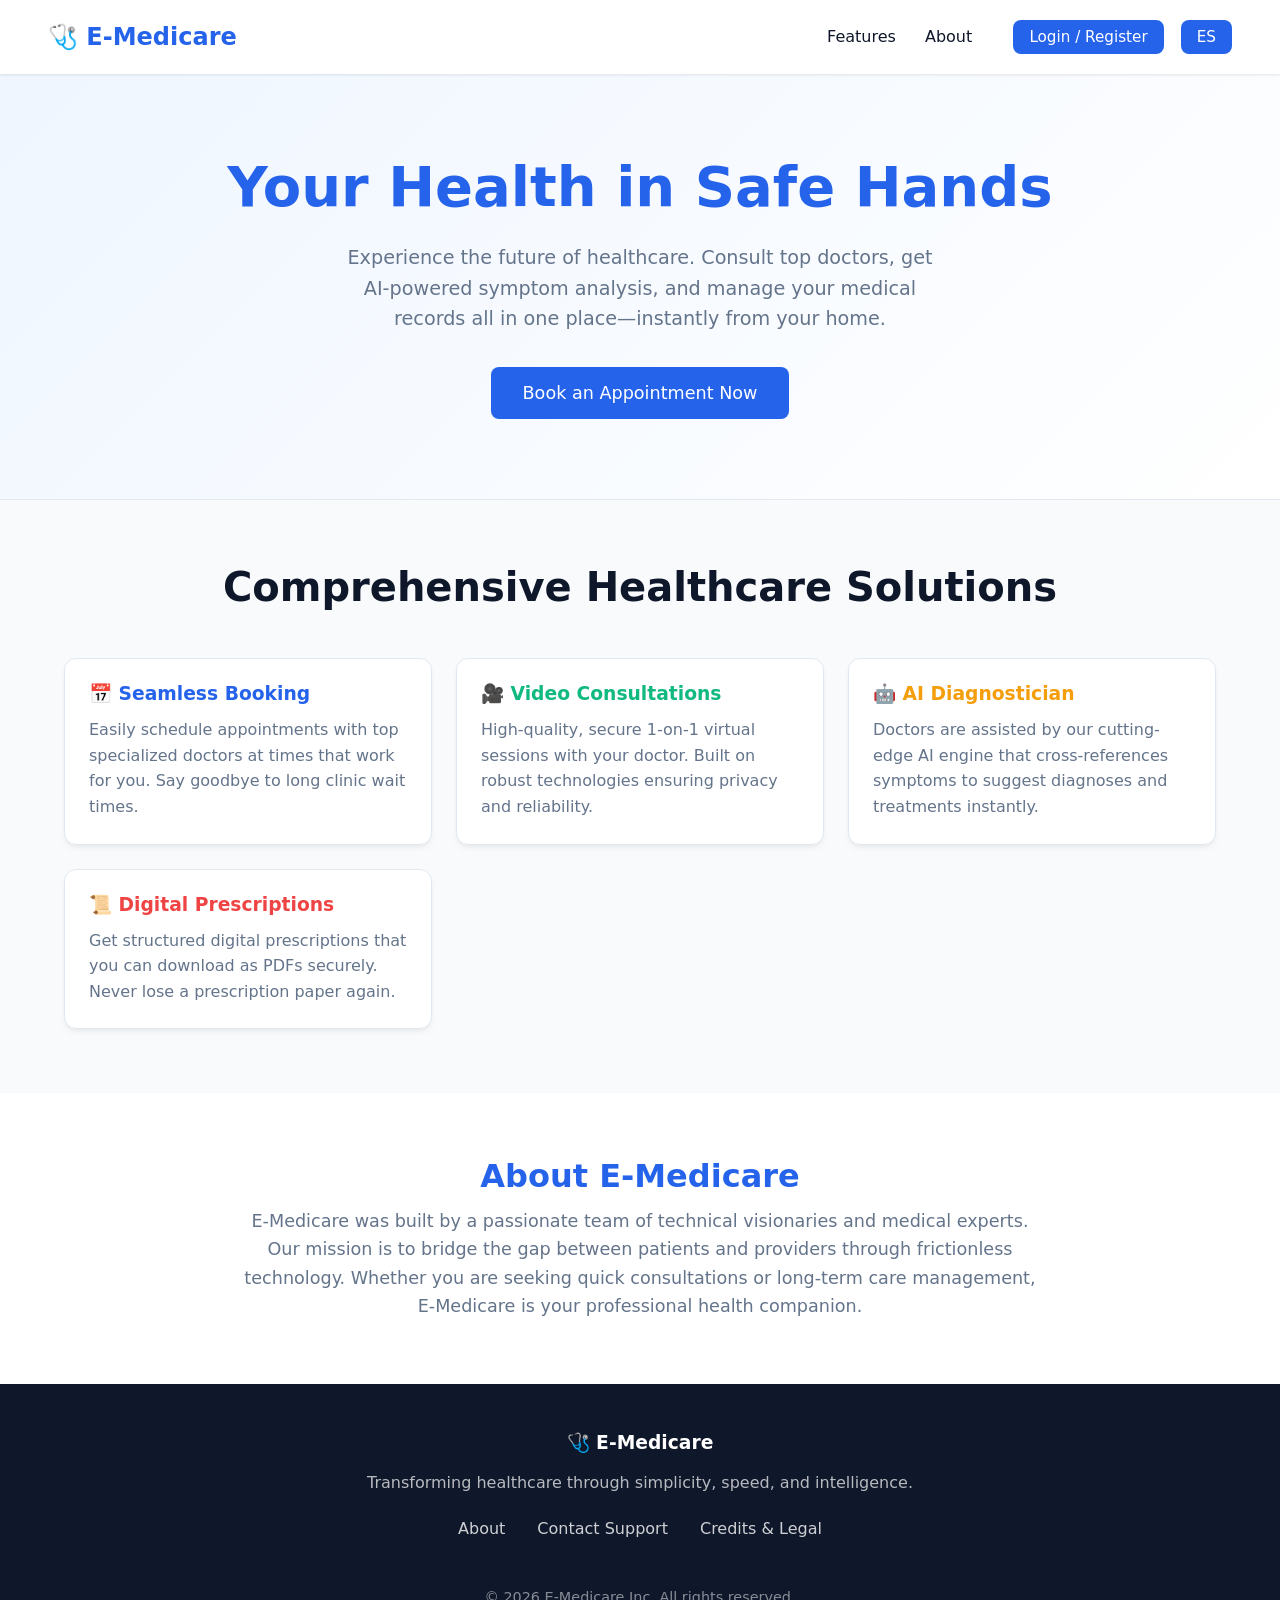
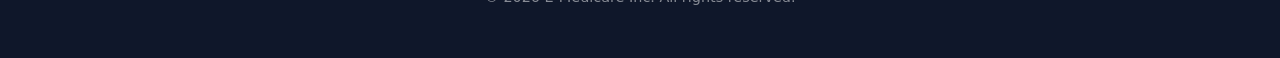
<file: templates/index.html>
<!DOCTYPE html>
<html lang="en">

<head>
  <meta charset="UTF-8">
  <title>E-Medicare - Digital Healthcare Platform</title>
  <link rel="stylesheet" href="/static/style.css">
</head>

<body>
  <!-- Global Loader -->
  <div id="global-loader" class="hidden">
    <div class="spinner"></div>
  </div>

  <nav class="landing-nav">
    <div class="brand">🩺 E-Medicare</div>
    <div class="nav-links">
      <a href="#features">Features</a>
      <a href="#about">About</a>
      <button onclick="showAuthModal()" class="btn-primary">Login / Register</button>
      <button id="langToggleBtn" class="btn-secondary" onclick="toggleLang()">ES</button>
    </div>
  </nav>

  <main>
    <!-- Hero Section -->
    <section class="hero">
      <h1>Your Health in Safe Hands</h1>
      <p>Experience the future of healthcare. Consult top doctors, get AI-powered symptom analysis, and manage your
        medical records all in one place—instantly from your home.</p>
      <button onclick="showAuthModal()" class="btn-primary" style="font-size: 1.1rem; padding: 16px 32px;">Book an
        Appointment Now</button>
    </section>

    <!-- Features Section -->
    <section id="features" class="features">
      <h2 class="text-center" style="margin-bottom: 48px; font-size: 2.5rem;">Comprehensive Healthcare Solutions</h2>
      <div class="grid">
        <div class="card hover-effect">
          <h3 style="color: var(--primary);">📅 Seamless Booking</h3>
          <p class="text-muted">Easily schedule appointments with top specialized doctors at times that work for you.
            Say goodbye to long clinic wait times.</p>
        </div>
        <div class="card hover-effect">
          <h3 style="color: var(--secondary);">🎥 Video Consultations</h3>
          <p class="text-muted">High-quality, secure 1-on-1 virtual sessions with your doctor. Built on robust
            technologies ensuring privacy and reliability.</p>
        </div>
        <div class="card hover-effect">
          <h3 style="color: var(--accent);">🤖 AI Diagnostician</h3>
          <p class="text-muted">Doctors are assisted by our cutting-edge AI engine that cross-references symptoms to
            suggest diagnoses and treatments instantly.</p>
        </div>
        <div class="card hover-effect">
          <h3 style="color: var(--danger);">📜 Digital Prescriptions</h3>
          <p class="text-muted">Get structured digital prescriptions that you can download as PDFs securely. Never lose
            a prescription paper again.</p>
        </div>
      </div>
    </section>

    <!-- About Section -->
    <section id="about" style="background: white; padding: 64px 24px;">
      <div style="max-width: 800px; margin: 0 auto; text-align: center;">
        <h2 style="color: var(--primary); font-size: 2rem;">About E-Medicare</h2>
        <p class="text-muted" style="font-size: 1.1rem;">
          E-Medicare was built by a passionate team of technical visionaries and medical experts. Our mission is to
          bridge
          the gap between patients and providers through frictionless technology. Whether you are seeking quick
          consultations or long-term care management, E-Medicare is your professional health companion.
        </p>
      </div>
    </section>
  </main>

  <!-- Footer -->
  <footer class="footer">
    <h3 style="color: white; margin-bottom: 16px;">🩺 E-Medicare</h3>
    <p style="opacity: 0.7; margin-bottom: 24px;">Transforming healthcare through simplicity, speed, and intelligence.
    </p>
    <div style="display: flex; justify-content: center; gap: 32px; opacity: 0.8;">
      <a href="#about" style="color: white; text-decoration: none;">About</a>
      <a href="#contact" style="color: white; text-decoration: none;">Contact Support</a>
      <a href="#" style="color: white; text-decoration: none;">Credits & Legal</a>
    </div>
    <p style="margin-top: 48px; opacity: 0.5; font-size: 0.9rem;">&copy; 2026 E-Medicare Inc. All rights reserved.</p>
  </footer>

  <!-- Auth Modal -->
  <div id="authModal" class="modal-overlay hidden">
    <div class="modal">
      <span class="modal-close" onclick="hideAuthModal()">&times;</span>
      <h2 id="formTitle">Login to E-Medicare</h2>

      <form id="authForm" onsubmit="handleAuth(event)">
        <input type="text" id="name" placeholder="Full Name" class="hidden">
        <input type="email" id="email" placeholder="Email Address" required>
        <input type="password" id="password" placeholder="Password" required>

        <select id="role" class="hidden">
          <option value="patient">I am a Patient</option>
          <option value="doctor">I am a Doctor</option>
        </select>

        <button type="submit" id="submitBtn" style="width: 100%; margin-top: 16px;">Login</button>
      </form>

      <p style="margin-top: 24px; text-align: center;">
        <a href="#" onclick="toggleMode(); return false;" id="toggleModeText"
          style="color: var(--primary); font-weight: 500;">Need an account? Register</a>
      </p>

      <div style="margin-top: 24px; padding: 16px; background: #f8fafc; border-radius: 8px; font-size: 0.9rem;">
        <p style="font-weight: 600; margin-bottom: 8px;">Demo Accounts:</p>
        <p><strong>Doctor:</strong> doctor@health.com / password</p>
        <p><strong>Patient:</strong> patient@health.com / password</p>
      </div>
    </div>
  </div>

  <script src="/static/app.js"></script>
  <script>
    let isLogin = true;

    function showAuthModal() {
      document.getElementById('authModal').classList.remove('hidden');
    }

    function hideAuthModal() {
      document.getElementById('authModal').classList.add('hidden');
    }

    // Redirect if logged in
    if (getToken()) window.location.href = '/dashboard';

    function toggleMode() {
      isLogin = !isLogin;
      document.getElementById('name').classList.toggle('hidden', isLogin);
      document.getElementById('role').classList.toggle('hidden', isLogin);
      document.getElementById('name').required = !isLogin;

      document.getElementById('formTitle').innerText = isLogin ? 'Login to Medicare' : 'Create an Account';
      document.getElementById('submitBtn').innerText = isLogin ? 'Login' : 'Register Now';
      document.getElementById('toggleModeText').innerText = isLogin ? 'Have an account? Login' : 'Need an account? Register';
    }

    async function handleAuth(e) {
      e.preventDefault();
      const email = document.getElementById('email').value.trim();
      const password = document.getElementById('password').value;

      try {
        if (isLogin) {
          const res = await apiCall('/api/login', 'POST', { email, password });
          setAuth(res.access_token, { id: res.id, name: res.name, role: res.role });
          showToast("Login successful!");
          setTimeout(() => window.location.href = '/dashboard', 800);
        } else {
          const name = document.getElementById('name').value.trim();
          const role = document.getElementById('role').value;
          await apiCall('/api/register', 'POST', { name, email, password, role });
          showToast("Registration successful! Please login.");
          toggleMode(); // switch back to login
        }
      } catch (err) {
        showToast(err.message, "error");
      }
    }

    // Close modal on click outside
    document.getElementById('authModal').addEventListener('click', function (e) {
      if (e.target === this) hideAuthModal();
    });
  </script>
</body>

</html>
</file>
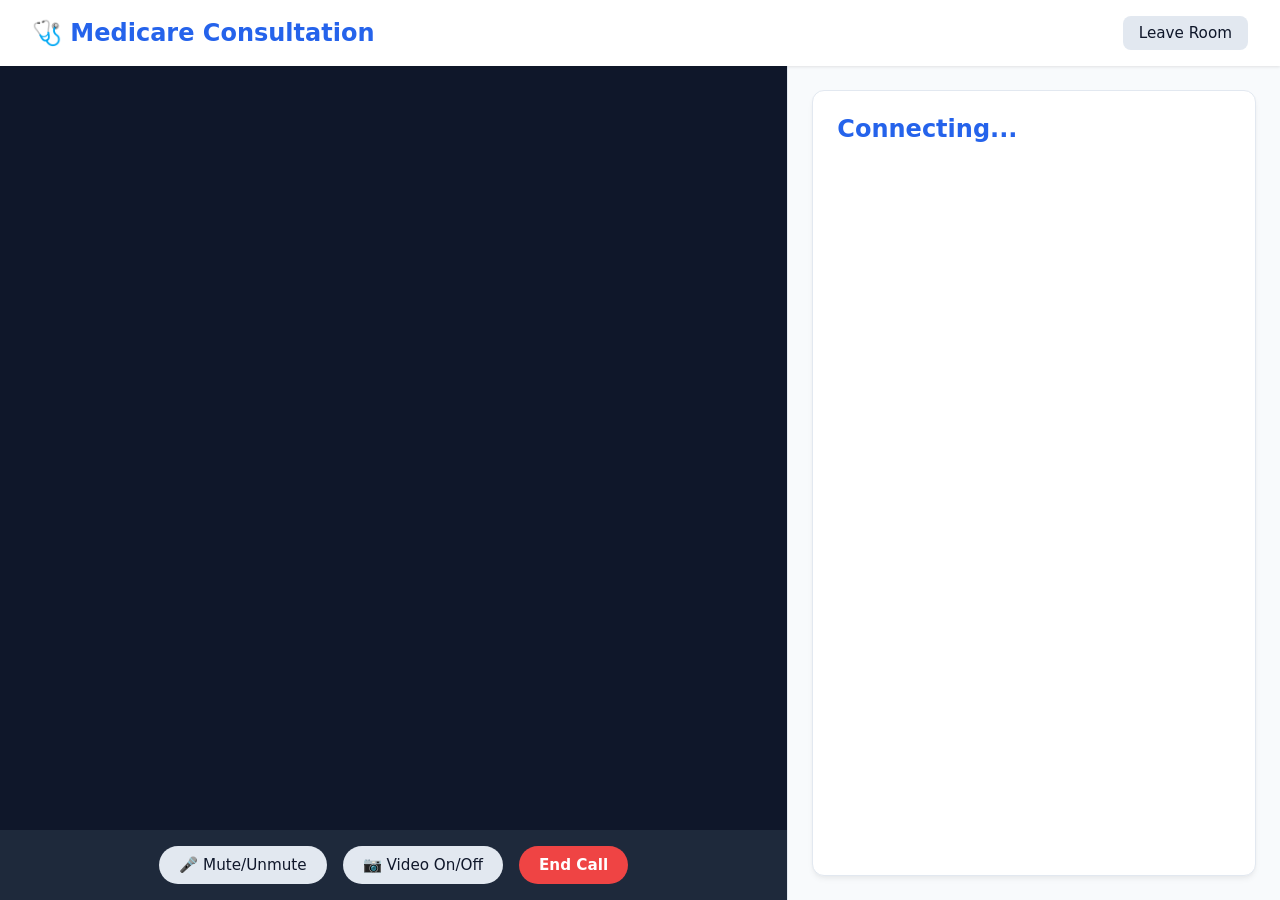
<file: templates/appointment.html>
<!DOCTYPE html>
<html lang="en">
<head>
  <meta charset="UTF-8">
  <title>Consultation Room - Medicare</title>
  <link rel="stylesheet" href="/static/style.css">
  <script src="https://meet.jit.si/external_api.js"></script>
</head>
<body style="height: 100vh; overflow: hidden; display: flex; flex-direction: column;">
  <!-- Global Loader -->
  <div id="global-loader" class="hidden">
    <div class="spinner"></div>
  </div>

  <nav class="landing-nav" style="padding: 16px 32px;">
    <div class="brand">🩺 Medicare Consultation</div>
    <div class="nav-links">
      <span id="userName" style="font-weight: 500; margin-right: 24px; color: var(--text-muted);"></span>
      <button onclick="window.location.href='/dashboard'" class="secondary">Leave Room</button>
    </div>
  </nav>

  <div style="display: flex; flex: 1; overflow: hidden; background: var(--bg-light);">
    <!-- Video Panel -->
    <div style="flex: 2; border-right: 1px solid var(--border-color); background: #0f172a; display: flex; flex-direction: column;">
      <div id="jitsiContainer" style="width: 100%; height: calc(100% - 70px);"></div>
      <div style="height: 70px; background: #1e293b; display: flex; align-items: center; justify-content: center; gap: 16px;">
        <button class="secondary" onclick="toggleMute()" style="border-radius: 20px;">🎤 Mute/Unmute</button>
        <button class="secondary" onclick="toggleVideo()" style="border-radius: 20px;">📷 Video On/Off</button>
        <button onclick="endCall()" style="background: #ef4444; color: white; border: none; padding: 10px 20px; border-radius: 20px; cursor: pointer; font-weight: bold;">End Call</button>
      </div>
    </div>

    <!-- Right Panel (Doctor: AI + Prescription / Patient: Prescription View) -->
    <div id="sidePanel" class="card" style="flex: 1; margin: 24px; overflow-y: auto; height: calc(100% - 48px);">
      <h2 id="panelTitle" style="color: var(--primary);">Connecting...</h2>
      
      <!-- Doctor Mode -->
      <div id="doctorTools" class="hidden">
        <div style="background: #eff6ff; padding: 20px; border-radius: 12px; border: 1px solid #dbeafe; margin-bottom: 24px;">
          <h4 style="color: var(--primary); margin-bottom: 4px; display: flex; align-items: center; gap: 8px;">
            <span style="font-size: 1.2rem;">🎙️</span> AI-Assisted Voice Workbench
          </h4>
          <p class="text-muted" style="font-size: 0.85rem; margin-bottom: 16px;">Record patient symptoms in any language for instant English translation and AI diagnosis.</p>
          
          <!-- Recording State -->
          <div id="recordingIndicator" class="recording-indicator hidden">
            <span class="recording-dot"></span>
            <span>Recording Patient Voice...</span>
          </div>

          <!-- Action Buttons -->
          <div class="voice-btn-group" style="align-items: flex-end;">
            <div style="flex: 1;">
              <label style="font-size: 0.75rem; font-weight: 700; color: var(--text-muted); display: block; margin-bottom: 4px;">Patient Language</label>
              <select id="recordingLang" style="margin-bottom: 0; padding: 8px; font-size: 0.85rem;">
                <option value="en-US">English</option>
                <option value="hi-IN">Hindi</option>
                <option value="mr-IN">Marathi</option>
                <option value="es-ES">Spanish</option>
                <option value="fr-FR">French</option>
                <option value="ar-SA">Arabic</option>
              </select>
            </div>
            <button id="startRecordBtn" class="btn-record-start" style="height: 40px;" onclick="startVoiceWorkbench()">
              <span>▶️</span> Start
            </button>
            <button id="stopRecordBtn" class="btn-record-stop hidden" style="height: 40px;" onclick="stopVoiceWorkbench()">
              <span>⏹️</span> Stop
            </button>
          </div>

          <!-- Symptom Boxes -->
          <div class="symptoms-box-container">
            <div class="symptoms-box original">
              <label>Original Symptoms (Patient Language)</label>
              <textarea id="symptomsInput" placeholder="Spoken symptoms will appear here..."></textarea>
            </div>
            
            <div class="symptoms-box translated">
              <label>Translated Symptoms (English)</label>
              <textarea id="translatedSymptoms" placeholder="English translation will appear here..."></textarea>
            </div>
          </div>
          
          <button onclick="getAIAdvice()" class="secondary" style="width: 100%; font-weight: 700; background: var(--primary); color: white;">
            🤖 Generate AI Prescription Suggestions
          </button>
        </div>

        <h4>📜 Final Prescription</h4>
        <div class="flex-col">
          <input type="text" id="pDiagnosis" placeholder="Final Diagnosis">
          <textarea id="pMedicines" rows="3" placeholder="Medicines & Dosage"></textarea>
          <textarea id="pAdvice" rows="2" placeholder="Precautions & Advice"></textarea>
          <input type="text" id="pFollowup" placeholder="Follow-up Instruction (e.g. 7 Days)">
          
          <button onclick="savePrescription()" class="success mt-4">Save & Generate PDF</button>
        </div>
      </div>

      <!-- Patient Mode -->
      <div id="patientTools" class="hidden">
        <h3 style="color: var(--secondary); margin-bottom: 16px;">Your Prescription</h3>
        <p class="text-muted">If the doctor has finalized your prescription during or after this call, it will appear here safely.</p>
        <button onclick="loadPrescription()" class="secondary mt-4" style="width: 100%;">Check for Prescription</button>
        
        <div id="prescriptionView" class="hidden mt-4" style="background: #f8fafc; padding: 16px; border-radius: 8px; border: 1px solid var(--border-color);">
          <p class="mb-2"><strong>Diagnosis:</strong> <span id="vDiag" style="color: var(--primary);"></span></p>
          <p class="mb-2"><strong>Medicines:</strong> <span id="vMed"></span></p>
          <p class="mb-2"><strong>Advice:</strong> <span id="vAdv"></span></p>
          <p class="mb-4"><strong>Follow-up:</strong> <span id="vFol"></span></p>
          <button onclick="downloadPdf()" class="success" style="width: 100%;">Download PDF Official Copy</button>
        </div>
      </div>

    </div>
  </div>

  <script src="/static/app.js"></script>
  <script>
    const user = getUser();
    if (!user) window.location.href = '/';

    const apptId = {{ appt_id }};
    document.getElementById('userName').innerText = "Logged in as: " + user.name;
    
    // Init Room
    async function initRoom() {
      showLoader();
      try {
        const appts = await apiCall('/api/appointments');
        const currentAppt = appts.find(a => a.id === apptId);
        
        if (!currentAppt) {
          showToast("Appointment not found or unauthorized.", "error");
          hideLoader();
          return;
        }

        // Setup Jitsi API
        const domain = 'meet.jit.si';
        const options = {
            roomName: currentAppt.meeting_link,
            width: '100%',
            height: '100%',
            parentNode: document.getElementById('jitsiContainer'),
            userInfo: {
                displayName: user.name
            },
            configOverwrite: { startWithAudioMuted: false, startWithVideoMuted: false }
        };
        api = new JitsiMeetExternalAPI(domain, options);

        // Setup Panel
        if (user.role === 'doctor') {
          document.getElementById('panelTitle').innerText = "Doctor Workbench";
          document.getElementById('doctorTools').classList.remove('hidden');
        } else {
          document.getElementById('panelTitle').innerText = "Consultation Info";
          document.getElementById('patientTools').classList.remove('hidden');
          loadPrescription();
        }
      } catch (e) {
        showToast(e.message, "error");
      }
      hideLoader();
    }

    let api = null;
    function toggleMute() { if(api) api.executeCommand('toggleAudio'); }
    function toggleVideo() { if(api) api.executeCommand('toggleVideo'); }
    function endCall() { 
        if(api) api.dispose(); 
        window.location.href='/dashboard'; 
    }

    let recognition = null;

    function startVoiceWorkbench() {
      const SpeechRecognition = window.SpeechRecognition || window.webkitSpeechRecognition;
      if (!SpeechRecognition) {
        showToast('Speech recognition not supported in this browser.', 'error');
        return;
      }

      recognition = new SpeechRecognition();
      recognition.continuous = true;
      recognition.interimResults = true;
      recognition.lang = document.getElementById('recordingLang').value || 'en-US';

      document.getElementById('startRecordBtn').classList.add('hidden');
      document.getElementById('stopRecordBtn').classList.remove('hidden');
      document.getElementById('recordingIndicator').classList.remove('hidden');

      recognition.onresult = (event) => {
        let transcript = '';
        for (let i = event.resultIndex; i < event.results.length; i++) {
          transcript += event.results[i][0].transcript;
        }
        document.getElementById('symptomsInput').value = transcript;
      };

      recognition.onerror = (event) => {
        console.error('Speech recognition error:', event.error);
        if (event.error === 'network') {
          showToast('Network error: Browser cannot reach speech services. Check internet or use Chrome.', 'error');
        } else if (event.error === 'not-allowed') {
          showToast('Microphone permission denied.', 'error');
        } else {
          showToast('Speech Error: ' + event.error, 'error');
        }
        stopVoiceWorkbench();
      };

      recognition.start();
      showToast('Recording started...');
    }

    async function stopVoiceWorkbench() {
      if (recognition) {
        recognition.stop();
        recognition = null;
      }

      document.getElementById('startRecordBtn').classList.remove('hidden');
      document.getElementById('stopRecordBtn').classList.add('hidden');
      document.getElementById('recordingIndicator').classList.add('hidden');

      const originalText = document.getElementById('symptomsInput').value;
      if (originalText) {
        showToast('Translating symptoms...');
        const result = await translateText(originalText, 'auto', 'en');
        if (result && result.success) {
          document.getElementById('translatedSymptoms').value = result.translated_text;
          showToast('Translation complete!');
        }
      }
    }

    async function getAIAdvice() {
      const originalSymp = document.getElementById('symptomsInput').value;
      const translatedSymp = document.getElementById('translatedSymptoms').value;
      
      // Use translated symptoms if available, fallback to original
      const symp = translatedSymp || originalSymp;

      if (!symp) { showToast("Please enter or record symptoms first.", "error"); return; }

      showLoader();
      try {
        const aiData = await apiCall('/api/ai/generate-prescription', 'POST', { symptoms: symp, history: "" });
        
        document.getElementById('pDiagnosis').value = aiData.diagnosis;
        document.getElementById('pMedicines').value = aiData.medicines;
        document.getElementById('pAdvice').value = aiData.advice;

        showToast("AI Suggestions applied successfully.");
      } catch (e) {
        showToast("Failed to reach AI service.", "error");
      }
      hideLoader();
    }

    async function savePrescription() {
      const data = {
        symptoms: document.getElementById('symptomsInput').value || "Not specified",
        diagnosis: document.getElementById('pDiagnosis').value,
        medicines: document.getElementById('pMedicines').value,
        advice: document.getElementById('pAdvice').value,
        follow_up: document.getElementById('pFollowup').value
      };

      try {
        await apiCall(`/api/appointments/${apptId}/prescription`, 'POST', data);
        showToast("Prescription Saved and PDF Generated!", "success");
      } catch (e) {
        showToast(e.message, "error");
      }
    }

    async function loadPrescription() {
      try {
        const p = await apiCall(`/api/appointments/${apptId}/prescription`);
        document.getElementById('prescriptionView').classList.remove('hidden');
        document.getElementById('vDiag').innerText = p.diagnosis;
        document.getElementById('vMed').innerText = p.medicines;
        document.getElementById('vAdv').innerText = p.advice;
        document.getElementById('vFol').innerText = p.follow_up || 'None';
        showToast("Prescription loaded.");
      } catch (e) {
        console.log("Prescription not found yet.");
      }
    }

    function downloadPdf() {
        window.open(`/api/prescriptions/${apptId}/download`, '_blank');
    }

    initRoom();
  </script>
</body>
</html>
</file>
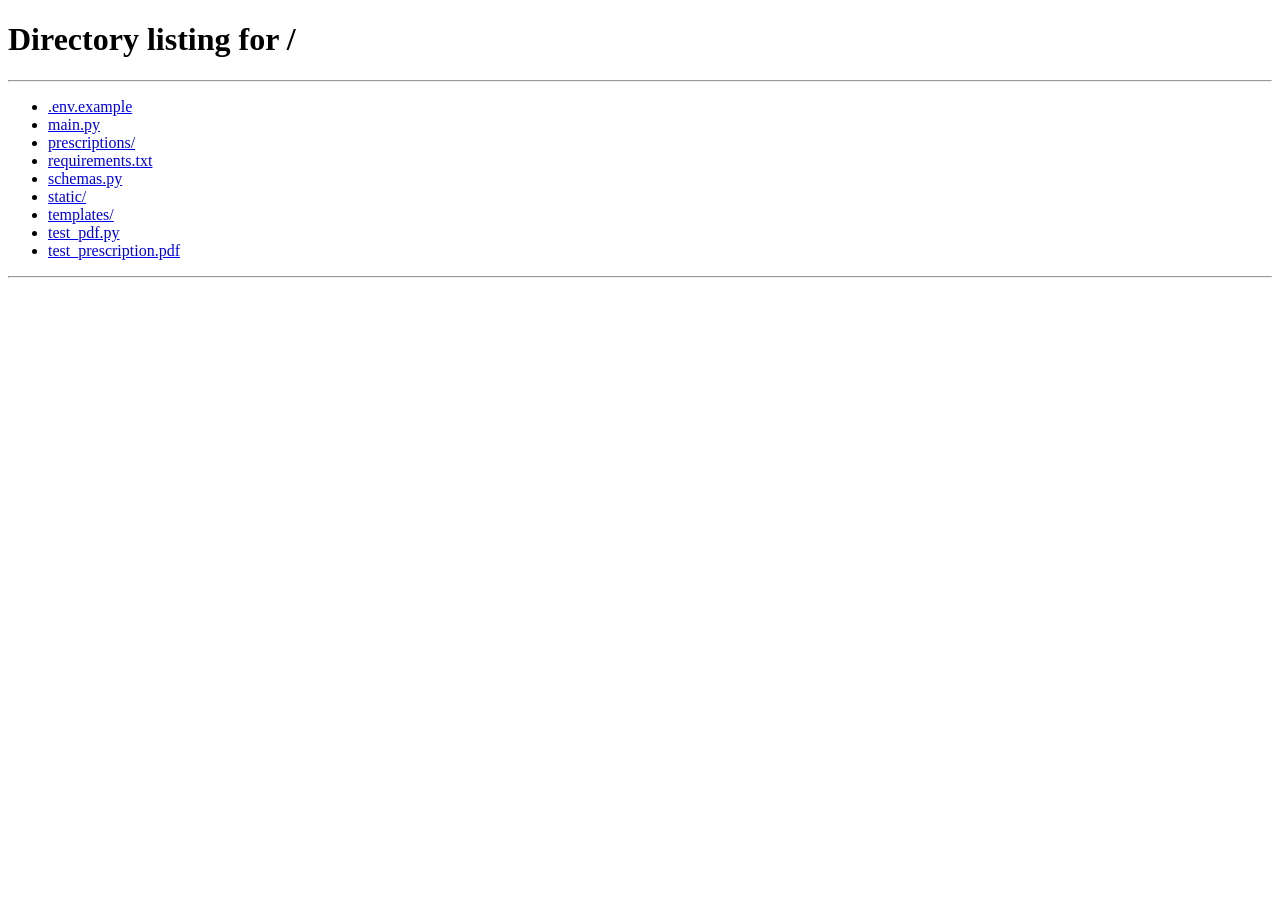
<file: templates/dashboard.html>
<!DOCTYPE html>
<html lang="en">

<head>
  <meta charset="UTF-8">
  <title>Dashboard - E-Medicare</title>
  <link rel="stylesheet" href="/static/style.css">
</head>

<body>
  <!-- Global Loader -->
  <div id="global-loader" class="hidden">
    <div class="spinner"></div>
  </div>

  <div class="app-container">
    <!-- Fixed Left Sidebar -->
    <aside class="sidebar">
      <div class="sidebar-brand">
        🩺E-Medicare
      </div>
      <nav class="sidebar-nav">
        <a href="#dash" class="nav-item active" data-target="sec-dash">
          <span class="icon">🏠</span>
          <span data-lang-key="dashboard">Dashboard</span>
        </a>
        <a href="#appointments" class="nav-item" data-target="sec-appointments">
          <span class="icon">📅</span> Appointments
        </a>
        <a href="#doctors" class="nav-item" data-target="sec-doctors">
          <span class="icon">👨‍⚕️</span> Doctors
        </a>
        <a href="#prescriptions" class="nav-item" data-target="sec-prescriptions">
          <span class="icon">📜</span> Prescriptions
        </a>
        <a href="#ai" class="nav-item doctor-only hidden" data-target="sec-ai">
          <span class="icon">🤖</span> AI Assistant
        </a>
        <a href="#records" class="nav-item" data-target="sec-records">
          <span class="icon">📁</span> Medical Records
        </a>
      </nav>
      <div class="sidebar-footer">
        <a href="#" onclick="showToast('Settings coming soon!')"><span class="icon">⚙️</span> Settings / Profile</a>
        <a href="#" onclick="logout()" class="text-danger"><span class="icon">🚪</span> Logout</a>
      </div>
    </aside>

    <!-- Main Content Area -->
    <main class="main-content">
      <header class="dashboard-header">
        <div>
          <h2 style="margin:0;">Welcome back, <span id="userName" style="color: var(--primary);"></span>!</h2>
          <p class="text-muted" id="userRoleSubtext"></p>
        </div>
        <div class="flex">
          <button id="langToggleBtn" class="secondary" onclick="toggleLang()">ES</button>
        </div>
      </header>

      <!-- Dashboard Overview Section -->
      <section id="sec-dash" class="page-section">

        <!-- Doctor Info Header Card (Visible to Doctor) -->
        <div id="doctorProfileCard" class="card mb-4 hidden"
          style="background: linear-gradient(135deg, var(--primary) 0%, #3b82f6 100%); color: white;">
          <div class="flex-between">
            <div>
              <h3 style="color: white;"><span id="drCardName"></span></h3>
              <p style="color: #e2e8f0; font-size: 1.1rem;"><span id="drCardSpec">General Physician | 10+ Years
                  Exp.</span></p>
              <p style="color: #e2e8f0; margin-top: 8px;">Status: <span
                  style="background: var(--secondary); padding: 4px 12px; border-radius: 20px; font-size: 0.8rem; font-weight: bold;">Available</span>
              </p>
            </div>
            <div style="font-size: 4rem;">👨‍⚕️</div>
          </div>
        </div>

        <div class="grid">
          <!-- Upcoming Appointments -->
          <div class="card hover-effect">
            <h3>📅 Upcoming Appointments</h3>
            <p class="text-muted mb-4">Your next scheduled consultations</p>
            <div id="upcomingApptsList">
              <!-- Injected by JS -->
            </div>
            <button class="secondary mt-4" style="width: 100%;"
              onclick="document.querySelector('[data-target=\'sec-appointments\']').click()">View All</button>
          </div>

          <!-- Quick Actions -->
          <div class="card hover-effect">
            <h3>⚡ Quick Actions</h3>
            <p class="text-muted mb-4">Fastest ways to manage operations</p>
            <div class="flex-col">
              <button onclick="document.querySelector('[data-target=\'sec-doctors\']').click()"
                class="patient-only hidden">Book Appointment</button>
              <button onclick="document.querySelector('[data-target=\'sec-appointments\']').click()"
                class="success">Start Consultation</button>
              <button onclick="document.querySelector('[data-target=\'sec-prescriptions\']').click()"
                class="secondary">View Prescriptions</button>
            </div>
          </div>

          <!-- AI Assistant Preview (Doctor Only) -->
          <div class="card hover-effect doctor-only hidden" style="border-left: 4px solid var(--accent);">
            <h3>🤖 AI Assistant Ready</h3>
            <p class="text-muted mb-4">Medicare's AI is pre-loaded and ready to assist your clinical decisions.</p>
            <p>During active consultations, our AI can analyze symptoms to instantly suggest probable diagnoses and
              medicines, improving accuracy and speed.</p>
            <button onclick="document.querySelector('[data-target=\'sec-ai\']').click()" class="mt-4"
              style="background: var(--accent); color: white;">Learn More</button>
          </div>
        </div>
      </section>

      <!-- Full Appointments Section -->
      <section id="sec-appointments" class="page-section hidden">
        <h2>📅 All Appointments</h2>
        <p class="text-muted mb-4">Manage and review your consultation history.</p>

        <div id="appointmentsList" class="grid">
          <!-- Appts inject here -->
        </div>
      </section>

      <!-- Doctors Catalog Section -->
      <section id="sec-doctors" class="page-section hidden">
        <h2>👨‍⚕️ Available Doctors</h2>
        <p class="text-muted mb-4">Browse our specialized doctors and book instantly.</p>

        <div
          style="background: white; padding: 16px; border-radius: 8px; margin-bottom: 24px; box-shadow: 0 4px 6px rgba(0,0,0,0.05);">
          <h3 style="margin-bottom: 12px; color: var(--primary);">Smart Doctor Search</h3>
          <div class="flex-col">
            <input type="text" id="smartSymptomSearch"
              placeholder="Describe your symptoms (e.g. skin rash, chest pain)..."
              style="width: 100%; margin-bottom: 12px; padding: 8px; border: 1px solid var(--border-color); border-radius: 4px;">
            <div class="flex" style="gap: 12px; align-items: center;">
              <select id="specFilter"
                style="flex: 1; padding: 8px; border: 1px solid var(--border-color); border-radius: 4px;">
                <option value="">All Specializations</option>
                <option value="General Physician">General Physician</option>
                <option value="Cardiologist">Cardiologist</option>
                <option value="Neurologist">Neurologist</option>
                <option value="Orthopedic">Orthopedic</option>
                <option value="Dermatologist">Dermatologist</option>
                <option value="Gynecologist">Gynecologist</option>
                <option value="Urologist">Urologist</option>
                <option value="Pediatrician">Pediatrician</option>
                <option value="ENT Specialist">ENT Specialist</option>
                <option value="Psychiatrist">Psychiatrist</option>
              </select>
              <button onclick="applyDoctorFilters()" class="secondary">Search</button>
            </div>
          </div>
          <p id="recommendationMsg" class="success hidden mt-4" style="font-weight: bold;">✅ Showing recommended doctors
            based on your symptoms.</p>
        </div>

        <!-- Booking Modal logic handled inline below -->
        <div id="doctorsGrid" class="grid">
          <!-- Full Doctor Cards Injected -->
        </div>
      </section>

      <!-- Prescriptions Section -->
      <section id="sec-prescriptions" class="page-section hidden">
        <h2>📜 Digital Prescriptions</h2>
        <p class="text-muted mb-4">All your generated and received prescriptions are safely logged.</p>
        <div class="card">
          <p class="text-center text-muted">To view a specific prescription, navigate to an <a href="#"
              onclick="document.querySelector('[data-target=\'sec-appointments\']').click()">Completed Appointment</a>
            and click 'Join Room' to download the PDF.</p>
        </div>
      </section>

      <!-- AI Info Section -->
      <section id="sec-ai" class="page-section hidden">
        <h2>🤖 AI Assistant Features</h2>
        <div class="card">
          <p class="mb-4">Medicare uses an intelligent backend engine linked securely to your consultation flow.</p>
          <ul class="text-muted" style="margin-left: 20px;">
            <li>Real-time keyword analysis of symptoms.</li>
            <li>Instant formulation of typical medicines and dosages.</li>
            <li>Zero latency integration within the video-call panel.</li>
            <li>100% Doctor Override ensuring clinical safety.</li>
          </ul>
        </div>
      </section>

      <!-- Records Section -->
      <section id="sec-records" class="page-section hidden">
        <h2>📁 Electronic Medical Records</h2>
        <div class="card text-center hover-effect">
          <div style="font-size: 3rem; margin-bottom: 16px;">📂</div>
          <h3>System Sync in Progress</h3>
          <p class="text-muted">Legacy medical records are currently being synced with the central Medicare database.
            Check back soon.</p>
        </div>
      </section>

    </main>

    <!-- Booking Modal (Hidden) -->
    <div id="bookingModal" class="modal-overlay hidden">
      <div class="modal">
        <span class="modal-close" onclick="closeBookingModal()">&times;</span>
        <h2>Book Appointment</h2>
        <p class="text-muted mb-4">Scheduling consultation with <strong id="bookDrName"></strong></p>

        <div class="flex-col">
          <label style="font-weight: 500;">Select Date & Time</label>
          <input type="datetime-local" id="apptDateInput">

          <label style="font-weight: 500; margin-top: 12px;">Symptoms / Reason for Visit</label>
          <textarea id="apptSymptomsInput" rows="2" placeholder="e.g. fever, chest pain... (type in any language)"></textarea>

          <!-- Translation Widget -->
          <div id="bookingTranslateWidget"></div>

          <button id="confirmBookBtn" class="success mt-4">Confirm Booking</button>
        </div>
      </div>
    </div>
  </div>

  <script src="/static/app.js"></script>
  <script>
    const user = getUser();
    if (!user) window.location.href = '/';

    // UI Setup based on Role
    document.getElementById('userName').innerText = user.name;
    document.getElementById('userRoleSubtext').innerText = user.role.toUpperCase() + " ACCOUNT";

    if (user.role === 'doctor') {
      document.querySelectorAll('.doctor-only').forEach(e => e.classList.remove('hidden'));
      document.getElementById('doctorProfileCard').classList.remove('hidden');
      document.getElementById('drCardName').innerText = user.name;
    } else {
      document.querySelectorAll('.patient-only').forEach(e => e.classList.remove('hidden'));
    }

    // Sidebar Navigation Logic
    const navItems = document.querySelectorAll('.nav-item');
    const sections = document.querySelectorAll('.page-section');

    navItems.forEach(item => {
      item.addEventListener('click', (e) => {
        e.preventDefault();
        // Update active class
        navItems.forEach(n => n.classList.remove('active'));
        item.classList.add('active');

        // Toggle Sections
        const targetId = item.getAttribute('data-target');
        sections.forEach(s => s.classList.add('hidden'));
        document.getElementById(targetId).classList.remove('hidden');
      });
    });

    // Data Loaders
    async function loadAllData() {
      await loadAppointments();
      if (user.role === 'patient') {
        await loadDoctors();
      }
      // Initialize translation widget for booking modal
      buildTranslateWidget('bookingTranslateWidget', 'apptSymptomsInput', 'apptSymptomsInput');
    }

    // Book Appointment Flow
    let selectedDrIdForBook = null;
    function openBookingModal(drId, drName) {
      selectedDrIdForBook = drId;
      document.getElementById('bookDrName').innerText = drName;
      document.getElementById('bookingModal').classList.remove('hidden');
    }
    function closeBookingModal() {
      document.getElementById('bookingModal').classList.add('hidden');
    }

    document.getElementById('confirmBookBtn').addEventListener('click', async () => {
      const dt = document.getElementById('apptDateInput').value;
      const symptoms = document.getElementById('apptSymptomsInput').value;
      if (!dt) { showToast("Please select a date and time", "error"); return; }

      try {
        await apiCall('/api/appointments', 'POST', { doctor_id: selectedDrIdForBook, date_time: dt, symptoms: symptoms });
        showToast("Appointment successfully booked!");
        closeBookingModal();
        loadAppointments();
      } catch (e) {
        showToast(e.message, "error");
      }
    });

    async function loadDoctors(symptoms = '', specFilter = '') {
      try {
        let endpoint = '/api/doctors';
        if (symptoms) {
          endpoint = `/api/doctors/suggest?symptoms=${encodeURIComponent(symptoms)}`;
        }
        const docs = await apiCall(endpoint);
        const grid = document.getElementById('doctorsGrid');

        if (symptoms) {
          document.getElementById('recommendationMsg').classList.remove('hidden');
        } else {
          document.getElementById('recommendationMsg').classList.add('hidden');
        }

        const filteredDocs = docs.filter(d => {
          if (specFilter && d.specialization !== specFilter) return false;
          return true;
        });

        if (filteredDocs.length === 0) {
          grid.innerHTML = '<p class="text-muted">No doctors found matching criteria.</p>';
          return;
        }

        grid.innerHTML = filteredDocs.map((d, index) => {
          let badge = '';
          if (symptoms && index === 0 && d.specialization) {
            badge = `<span style="background: var(--success); color: white; padding: 4px 8px; border-radius: 4px; font-size: 0.8rem; float: right;">Recommended Match</span>`;
          }
          return `
          <div class="card hover-effect" style="${symptoms && index === 0 ? 'border-left: 4px solid var(--success);' : ''}">
            ${badge}
            <h3 style="color: var(--primary)">Dr. ${d.name.replace('Dr. ', '')}</h3>
            <p class="text-muted"><span class="icon">⚕️</span> ${d.specialization || 'General Physician'}</p>
            <p class="mt-4" style="font-size: 0.9rem;"><strong>Experience:</strong> ${d.experience || 10}+ Years</p>
            <p style="font-size: 0.9rem;" class="mb-2"><strong>About:</strong> ${d.description || 'Experienced medical professional.'}</p>
            <p style="font-size: 0.9rem;" class="mb-4"><strong>Availability:</strong> Mon-Fri, 9am - 5pm</p>
            <button onclick="openBookingModal(${d.id}, '${d.name}')" style="width:100%">Book Appointment</button>
          </div>
        `}).join('');
      } catch (e) {
        console.error("Failed to load doctors", e);
      }
    }

    function applyDoctorFilters() {
      const symp = document.getElementById('smartSymptomSearch').value;
      const spec = document.getElementById('specFilter').value;
      loadDoctors(symp, spec);
    }

    async function updateStatus(id, newStatus) {
      if (user.role !== 'doctor') return;
      try {
        await apiCall(`/api/appointments/${id}/status`, 'PUT', { status: newStatus });
        showToast("Appointment status updated");
        loadAppointments();
      } catch (e) {
        showToast(e.message, "error");
      }
    }

    async function loadAppointments() {
      try {
        const appts = await apiCall('/api/appointments');
        const listFull = document.getElementById('appointmentsList');
        const listDash = document.getElementById('upcomingApptsList');

        if (appts.length === 0) {
          const emptyMsg = `<p class="text-muted text-center">No appointments found.</p>`;
          listFull.innerHTML = emptyMsg;
          listDash.innerHTML = emptyMsg;
          return;
        }

        // Sort: newest first or upcoming logic. For MVP we sort by ID/creation descending.
        appts.sort((a, b) => b.id - a.id);

        let dashHTML = "";
        let count = 0;

        const htmlArr = appts.map(a => {
          const isDoc = user.role === 'doctor';
          const otherName = isDoc ? a.patient.name : Object.hasOwnProperty.call(a, 'doctor') ? a.doctor.name : 'Doctor';
          const otherRole = isDoc ? "Patient" : "Doctor";
          const dDate = new Date(a.date_time).toLocaleString();

          let statusHtml = `<span class="status-badge status-${a.status.toLowerCase()}">${a.status}</span>`;
          if (isDoc) {
            statusHtml = `
              <select onchange="updateStatus(${a.id}, this.value)" style="width: auto; margin:0; padding:4px; font-size: 0.8rem; border-radius: 4px;">
                <option value="pending" ${a.status === 'pending' ? 'selected' : ''}>Pending</option>
                <option value="approved" ${a.status === 'approved' ? 'selected' : ''}>Approved</option>
                <option value="completed" ${a.status === 'completed' ? 'selected' : ''}>Completed</option>
                <option value="cancelled" ${a.status === 'cancelled' ? 'selected' : ''}>Cancelled</option>
              </select>
            `;
          }

          let joinBtn = (a.status === 'approved' || a.status === 'completed')
            ? `<button class="success mt-4" style="width:100%" onclick="window.location.href='/appointment/${a.id}'" data-lang-key="join_call">Join Consultation Room</button>`
            : '';

          let priorityHtml = '';
          if (isDoc && a.symptoms) {
            const sympLower = a.symptoms.toLowerCase();
            if (sympLower.includes('chest pain') || sympLower.includes('breathing') || sympLower.includes('heart') || sympLower.includes('emergency') || sympLower.includes('severe')) {
              priorityHtml = `<span style="background: #ef4444; color: white; padding: 2px 8px; border-radius: 4px; font-size: 0.8rem; margin-left: 8px;">URGENT</span>`;
            } else if (sympLower.includes('fever') || sympLower.includes('pain') || sympLower.includes('bleeding')) {
              priorityHtml = `<span style="background: #f59e0b; color: white; padding: 2px 8px; border-radius: 4px; font-size: 0.8rem; margin-left: 8px;">PRIORITY</span>`;
            }
          }

          const cardHTML = `
            <div class="card hover-effect">
              <div class="flex-between mb-4">
                <strong>${otherRole}: ${otherName} ${priorityHtml}</strong>
                ${statusHtml}
              </div>
              <p>🕒 ${dDate}</p>
              ${joinBtn}
            </div>
          `;

          // Put up to 2 items in the dashboard overview
          if (count < 2 && a.status !== 'cancelled') {
            dashHTML += cardHTML;
            count++;
          }
          return cardHTML;
        });

        listFull.innerHTML = htmlArr.join('');
        listDash.innerHTML = dashHTML || `<p class="text-muted text-center">No upcoming schedules.</p>`;

        applyTranslations();
      } catch (e) {
        console.error(e);
      }
    }

    loadAllData();
  </script>
</body>

</html>
</file>
<file: static/style.css>
:root {
  --primary: #2563eb;       /* Blue */
  --primary-hover: #1d4ed8;
  --secondary: #10b981;     /* Green */
  --secondary-hover: #059669;
  --accent: #f59e0b;        /* Yellow */
  --danger: #ef4444;        /* Red */
  
  --bg-light: #f8fafc;
  --sidebar-bg: #ffffff;
  --card-bg: #ffffff;
  
  --text-main: #0f172a;
  --text-muted: #64748b;
  --border-color: #e2e8f0;
}

* {
  box-sizing: border-box;
  margin: 0;
  padding: 0;
  font-family: 'Inter', system-ui, -apple-system, sans-serif;
  scroll-behavior: smooth;
}

body {
  background: var(--bg-light);
  color: var(--text-main);
  min-height: 100vh;
  display: flex;
  flex-direction: column;
}

/* Utilities */
.hidden { display: none !important; }
.flex { display: flex; gap: 16px; }
.flex-between { display: flex; justify-content: space-between; align-items: center; }
.flex-col { display: flex; flex-direction: column; gap: 12px; }
.grid { display: grid; grid-template-columns: repeat(auto-fit, minmax(280px, 1fr)); gap: 24px; }
.mb-2 { margin-bottom: 8px; }
.mb-4 { margin-bottom: 16px; }
.mt-4 { margin-top: 16px; }
.text-center { text-align: center; }
.text-muted { color: var(--text-muted); }

h1, h2, h3, h4 { color: var(--text-main); font-weight: 600; margin-bottom: 12px; }
h1 { font-size: 2.5rem; color: var(--primary); }

p { line-height: 1.6; }

/* Cards & Shadows */
.card, .glass-panel {
  background: var(--card-bg);
  border: 1px solid var(--border-color);
  border-radius: 12px;
  padding: 24px;
  box-shadow: 0 4px 6px -1px rgba(0, 0, 0, 0.05), 0 2px 4px -1px rgba(0, 0, 0, 0.03);
  transition: transform 0.2s, box-shadow 0.2s;
}
.card.hover-effect:hover {
  transform: translateY(-4px);
  box-shadow: 0 10px 15px -3px rgba(0, 0, 0, 0.1), 0 4px 6px -2px rgba(0, 0, 0, 0.05);
}

/* Buttons */
button {
  background: var(--primary);
  color: white;
  border: none;
  padding: 10px 20px;
  border-radius: 8px;
  font-weight: 500;
  cursor: pointer;
  transition: all 0.2s;
  font-size: 0.95rem;
}
button:hover { background: var(--primary-hover); transform: translateY(-1px); }
button.secondary { background: #e2e8f0; color: var(--text-main); }
button.secondary:hover { background: #cbd5e1; }
button.success { background: var(--secondary); }
button.success:hover { background: var(--secondary-hover); }
button.danger { background: var(--danger); }
button.danger:hover { background: #dc2626; }

/* Forms */
input, select, textarea {
  width: 100%;
  padding: 12px;
  margin-bottom: 16px;
  border: 1px solid var(--border-color);
  border-radius: 8px;
  color: var(--text-main);
  background: #fdfdfd;
  outline: none;
  font-size: 1rem;
  transition: border-color 0.2s;
}
input:focus, select:focus, textarea:focus { border-color: var(--primary); ring: 2px solid var(--primary); }

/* Status Badges */
.status-badge {
  padding: 6px 12px;
  border-radius: 999px;
  font-size: 0.8rem;
  font-weight: 600;
  text-transform: uppercase;
  display: inline-block;
}
.status-pending { background: #fef3c7; color: var(--accent); }
.status-approved { background: #d1fae5; color: var(--secondary); }
.status-completed { background: #dbeafe; color: var(--primary); }
.status-cancelled { background: #fee2e2; color: var(--danger); }

/* Landing Page Specific */
.landing-nav {
  display: flex;
  justify-content: space-between;
  align-items: center;
  padding: 20px 48px;
  background: white;
  box-shadow: 0 1px 3px 0 rgba(0,0,0,0.1);
  position: sticky; top: 0; z-index: 50;
}
.landing-nav .brand { font-size: 1.5rem; font-weight: bold; color: var(--primary); }
.landing-nav .nav-links a { margin-right: 24px; text-decoration: none; color: var(--text-main); font-weight: 500; }
.landing-nav button { width: auto; padding: 8px 16px; margin-left: 12px; }

.hero {
  padding: 80px 24px;
  text-align: center;
  background: linear-gradient(135deg, #eff6ff 0%, #ffffff 100%);
  border-bottom: 1px solid var(--border-color);
}
.hero h1 { font-size: 3.5rem; margin-bottom: 24px; }
.hero p { font-size: 1.2rem; max-width: 600px; margin: 0 auto 32px auto; color: var(--text-muted); }

.features { padding: 64px 24px; max-width: 1200px; margin: 0 auto; }
.footer { background: #0f172a; color: white; padding: 48px 24px; text-align: center; }

/* Dashboard Layout */
.app-container {
  display: flex;
  height: 100vh;
  overflow: hidden;
}
.sidebar {
  width: 260px;
  background: var(--sidebar-bg);
  border-right: 1px solid var(--border-color);
  display: flex;
  flex-direction: column;
  box-shadow: 2px 0 5px rgba(0,0,0,0.02);
  z-index: 10;
}
.sidebar-brand {
  padding: 24px;
  font-size: 1.5rem;
  font-weight: 700;
  color: var(--primary);
  border-bottom: 1px solid var(--border-color);
}
.sidebar-nav { flex: 1; padding: 24px 0; overflow-y: auto; }
.sidebar-nav a {
  display: flex; align-items: center;
  padding: 14px 24px;
  color: var(--text-muted);
  text-decoration: none;
  font-weight: 500;
  border-left: 4px solid transparent;
  transition: all 0.2s;
}
.sidebar-nav a:hover { background: #f1f5f9; color: var(--primary); }
.sidebar-nav a.active {
  background: #eff6ff; color: var(--primary);
  border-left-color: var(--primary);
}
.sidebar-nav a .icon { margin-right: 16px; font-size: 1.2rem; }

.sidebar-footer { padding: 16px; border-top: 1px solid var(--border-color); }
.sidebar-footer a { display: flex; align-items: center; padding: 12px; color: var(--danger); text-decoration: none; font-weight: 500; border-radius: 8px; }
.sidebar-footer a:hover { background: #fee2e2; }

.main-content {
  flex: 1;
  background: var(--bg-light);
  overflow-y: auto;
  padding: 32px 48px;
}
.dashboard-header { margin-bottom: 32px; display: flex; justify-content: space-between; align-items: center; }

/* Modals & Overlays */
.modal-overlay {
  position: fixed; top: 0; left: 0; right: 0; bottom: 0;
  background: rgba(0, 0, 0, 0.5);
  backdrop-filter: blur(4px);
  display: flex; justify-content: center; align-items: center;
  z-index: 100;
}
.modal {
  background: white;
  padding: 32px;
  border-radius: 12px;
  width: 100%; max-width: 450px;
  box-shadow: 0 20px 25px -5px rgba(0, 0, 0, 0.1);
  position: relative;
}
.modal-close { position: absolute; top: 16px; right: 16px; cursor: pointer; font-size: 1.2rem; color: var(--text-muted); }

/* Toasts */
#toast-container { position: fixed; bottom: 24px; right: 24px; z-index: 9999; display: flex; flex-direction: column; gap: 8px; }
.toast {
  padding: 16px 24px; border-radius: 8px; background: white; color: var(--text-main);
  box-shadow: 0 10px 15px -3px rgba(0,0,0,0.1);
  border-left: 4px solid var(--primary);
  animation: slideIn 0.3s ease-out forwards;
}
.toast.error { border-left-color: var(--danger); }
.toast.success { border-left-color: var(--secondary); }

/* Loader */
#global-loader {
  position: fixed; top: 0; left: 0; right: 0; bottom: 0;
  background: rgba(255,255,255,0.8);
  display: flex; justify-content: center; align-items: center; z-index: 2000;
}
.spinner {
  width: 40px; height: 40px; border: 4px solid var(--border-color); border-top-color: var(--primary);
  border-radius: 50%; animation: spin 1s linear infinite;
}

@keyframes slideIn { from { transform: translateX(100%); opacity: 0; } to { transform: translateX(0); opacity: 1; } }
@keyframes spin { to { transform: rotate(360deg); } }

/* ==========================================
   MULTILINGUAL TRANSLATION WIDGET
   ========================================== */

.translate-panel {
  background: linear-gradient(135deg, #f0f9ff 0%, #e0f2fe 50%, #f0fdf4 100%);
  border: 1px solid #bae6fd;
  border-radius: 12px;
  padding: 20px;
  margin-top: 12px;
  position: relative;
  overflow: hidden;
}

.translate-panel::before {
  content: '';
  position: absolute;
  top: -50%;
  right: -50%;
  width: 100%;
  height: 100%;
  background: radial-gradient(circle, rgba(37, 99, 235, 0.05) 0%, transparent 70%);
  pointer-events: none;
}

.translate-header {
  display: flex;
  align-items: center;
  gap: 8px;
  margin-bottom: 16px;
}

.translate-icon {
  font-size: 1.4rem;
  animation: pulse-glow 2s ease-in-out infinite;
}

@keyframes pulse-glow {
  0%, 100% { opacity: 1; transform: scale(1); }
  50% { opacity: 0.7; transform: scale(1.1); }
}

.translate-title {
  font-weight: 600;
  font-size: 0.95rem;
  color: var(--primary);
  letter-spacing: 0.02em;
}

.translate-controls {
  display: flex;
  align-items: flex-end;
  gap: 12px;
  margin-bottom: 12px;
}

.lang-select-group {
  flex: 1;
}

.lang-select-group label {
  display: block;
  font-size: 0.75rem;
  font-weight: 600;
  color: var(--text-muted);
  margin-bottom: 4px;
  text-transform: uppercase;
  letter-spacing: 0.05em;
}

.lang-select {
  width: 100%;
  padding: 10px 12px;
  border: 1px solid #93c5fd;
  border-radius: 8px;
  background: white;
  color: var(--text-main);
  font-size: 0.9rem;
  cursor: pointer;
  transition: border-color 0.2s, box-shadow 0.2s;
  margin-bottom: 0;
}

.lang-select:focus {
  border-color: var(--primary);
  box-shadow: 0 0 0 3px rgba(37, 99, 235, 0.15);
  outline: none;
}

.translate-arrow {
  font-size: 1.2rem;
  color: var(--primary);
  font-weight: bold;
  padding-bottom: 10px;
  flex-shrink: 0;
}

.translate-actions {
  display: flex;
  gap: 8px;
  margin-bottom: 4px;
}

.translate-btn {
  flex: 1;
  background: linear-gradient(135deg, var(--primary) 0%, #3b82f6 100%);
  color: white;
  border: none;
  padding: 10px 16px;
  border-radius: 8px;
  font-weight: 600;
  font-size: 0.9rem;
  cursor: pointer;
  transition: all 0.2s;
}

.translate-btn:hover {
  background: linear-gradient(135deg, #1d4ed8 0%, #2563eb 100%);
  transform: translateY(-1px);
  box-shadow: 0 4px 12px rgba(37, 99, 235, 0.3);
}

.mic-btn {
  width: 44px;
  height: 44px;
  min-width: 44px;
  border-radius: 50%;
  background: white;
  border: 2px solid #93c5fd;
  display: flex;
  align-items: center;
  justify-content: center;
  font-size: 1.2rem;
  cursor: pointer;
  transition: all 0.3s;
  padding: 0;
}

.mic-btn:hover {
  background: #eff6ff;
  border-color: var(--primary);
  transform: scale(1.05);
}

.mic-btn.mic-active {
  background: #fee2e2;
  border-color: var(--danger);
  animation: mic-pulse 1s ease-in-out infinite;
}

@keyframes mic-pulse {
  0%, 100% { box-shadow: 0 0 0 0 rgba(239, 68, 68, 0.4); }
  50% { box-shadow: 0 0 0 8px rgba(239, 68, 68, 0); }
}

/* Translation Result Card */
.translate-result {
  margin-top: 16px;
  background: white;
  border-radius: 10px;
  border: 1px solid #e0f2fe;
  overflow: hidden;
  animation: resultSlideIn 0.3s ease-out;
}

@keyframes resultSlideIn {
  from { opacity: 0; transform: translateY(8px); }
  to { opacity: 1; transform: translateY(0); }
}

.translate-result-row {
  display: grid;
  grid-template-columns: 1fr 1fr;
  gap: 0;
}

.translate-original,
.translate-translated {
  padding: 14px 16px;
}

.translate-original {
  background: #fefce8;
  border-right: 1px solid #e0f2fe;
}

.translate-translated {
  background: #f0fdf4;
}

.result-label {
  display: block;
  font-size: 0.7rem;
  font-weight: 700;
  text-transform: uppercase;
  letter-spacing: 0.06em;
  color: var(--text-muted);
  margin-bottom: 6px;
}

.translate-original p,
.translate-translated p {
  font-size: 0.95rem;
  line-height: 1.5;
  color: var(--text-main);
  margin: 0;
  word-break: break-word;
}

.translate-translated p {
  color: var(--primary);
  font-weight: 500;
}

.translate-meta {
  padding: 10px 16px;
  background: #f8fafc;
  border-top: 1px solid #e0f2fe;
  font-size: 0.8rem;
  color: var(--text-muted);
}

/* ==========================================
   AI VOICE RECORDING WORKFLOW
   ========================================== */

.recording-indicator {
  display: inline-flex;
  align-items: center;
  gap: 8px;
  background: #fee2e2;
  color: var(--danger);
  padding: 4px 12px;
  border-radius: 20px;
  font-size: 0.85rem;
  font-weight: 600;
  margin-bottom: 12px;
  border: 1px solid #fecaca;
  animation: fadeIn 0.3s ease-in-out;
}

.recording-dot {
  width: 10px;
  height: 10px;
  background: var(--danger);
  border-radius: 50%;
  animation: pulse-red 1.5s infinite;
}

@keyframes pulse-red {
  0% { transform: scale(0.95); box-shadow: 0 0 0 0 rgba(239, 68, 68, 0.7); }
  70% { transform: scale(1); box-shadow: 0 0 0 10px rgba(239, 68, 68, 0); }
  100% { transform: scale(0.95); box-shadow: 0 0 0 0 rgba(239, 68, 68, 0); }
}

@keyframes fadeIn {
  from { opacity: 0; transform: translateY(-5px); }
  to { opacity: 1; transform: translateY(0); }
}

.voice-btn-group {
  display: flex;
  gap: 12px;
  margin-bottom: 16px;
}

.voice-btn-group button {
  flex: 1;
  display: flex;
  align-items: center;
  justify-content: center;
  gap: 8px;
  font-weight: 600;
}

.btn-record-start {
  background: var(--primary);
}

.btn-record-stop {
  background: var(--danger);
}

.symptoms-box-container {
  display: flex;
  flex-direction: column;
  gap: 16px;
  margin-bottom: 20px;
}

.symptoms-box {
  background: white;
  border: 1px solid var(--border-color);
  border-radius: 8px;
  padding: 12px;
}

.symptoms-box label {
  display: block;
  font-size: 0.8rem;
  font-weight: 700;
  color: var(--text-muted);
  margin-bottom: 8px;
  text-transform: uppercase;
}

.symptoms-box textarea {
  margin-bottom: 0;
  border: none;
  padding: 0;
  resize: none;
  background: transparent;
  min-height: 60px;
}

.symptoms-box textarea:focus {
  border: none;
  box-shadow: none;
}

.symptoms-box.original {
  border-left: 4px solid var(--accent);
}

.symptoms-box.translated {
  border-left: 4px solid var(--secondary);
  background: #f0fdf4;
}
</file>
